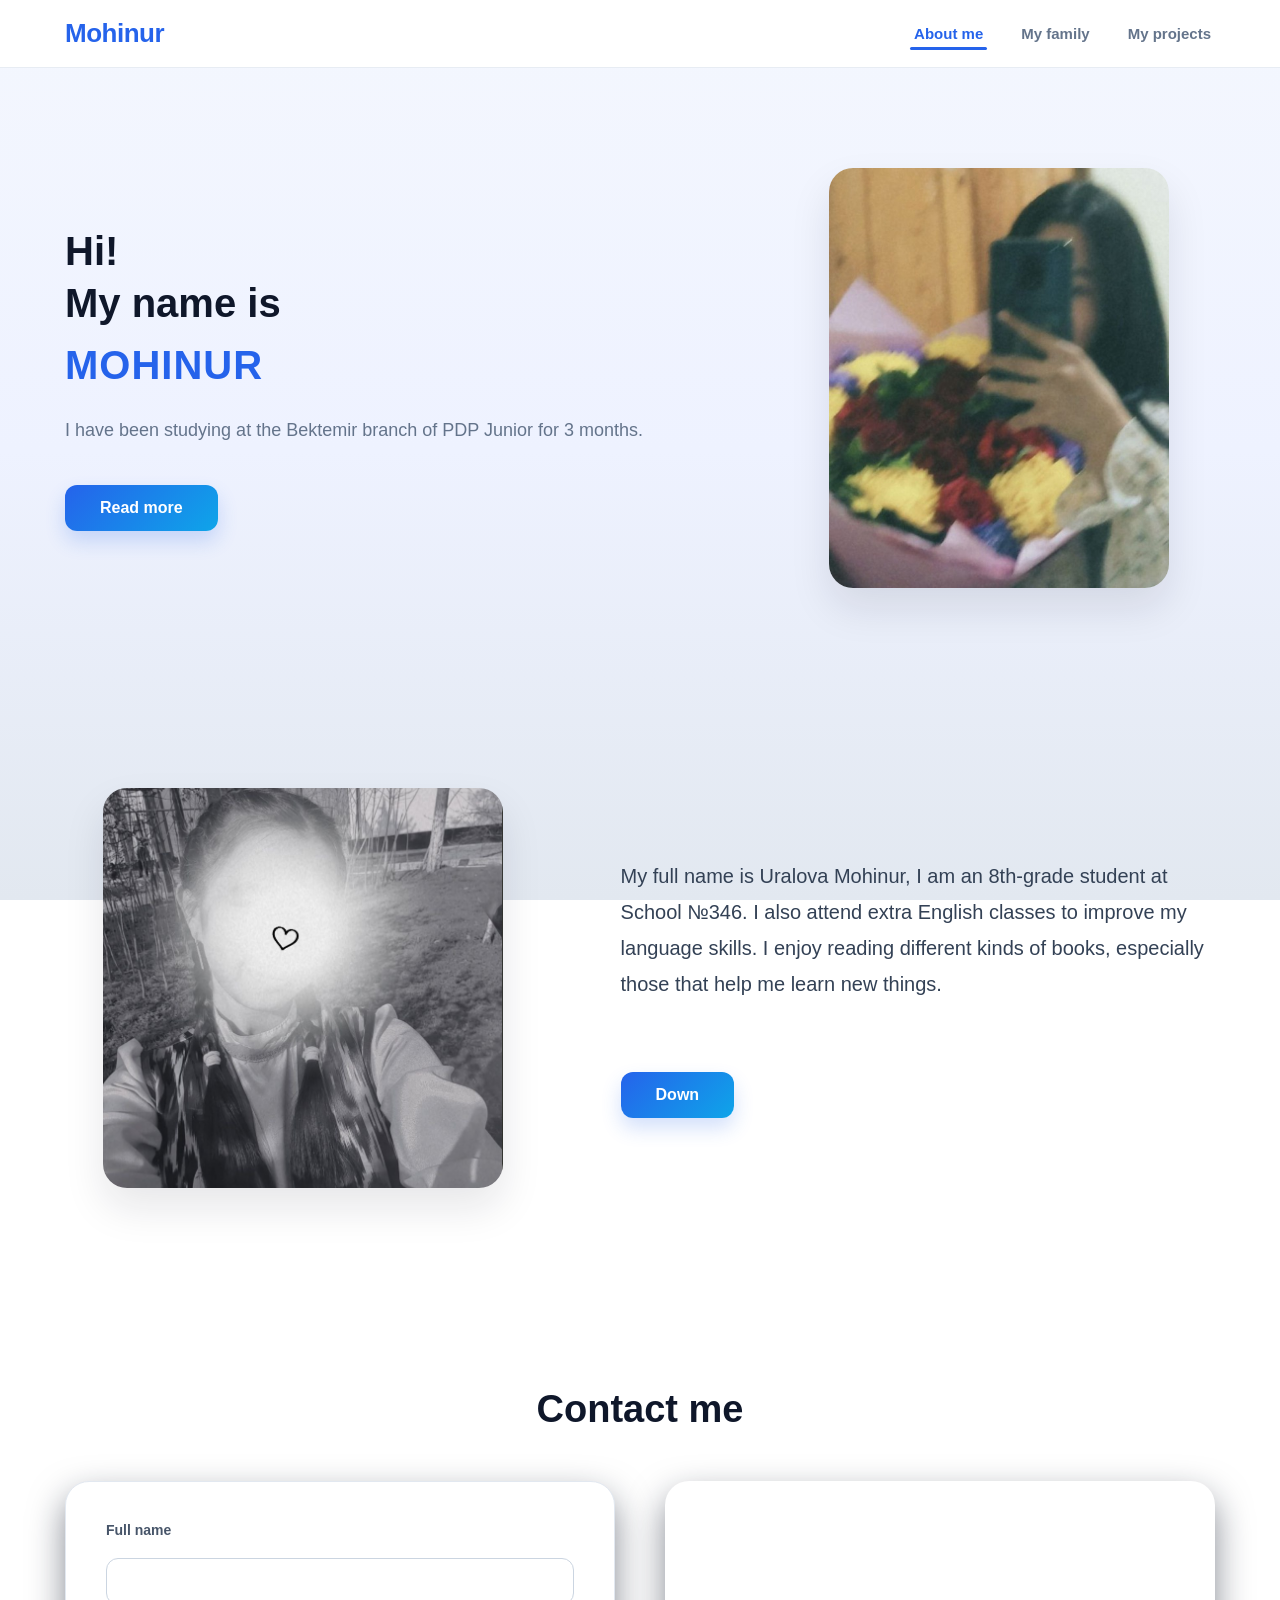
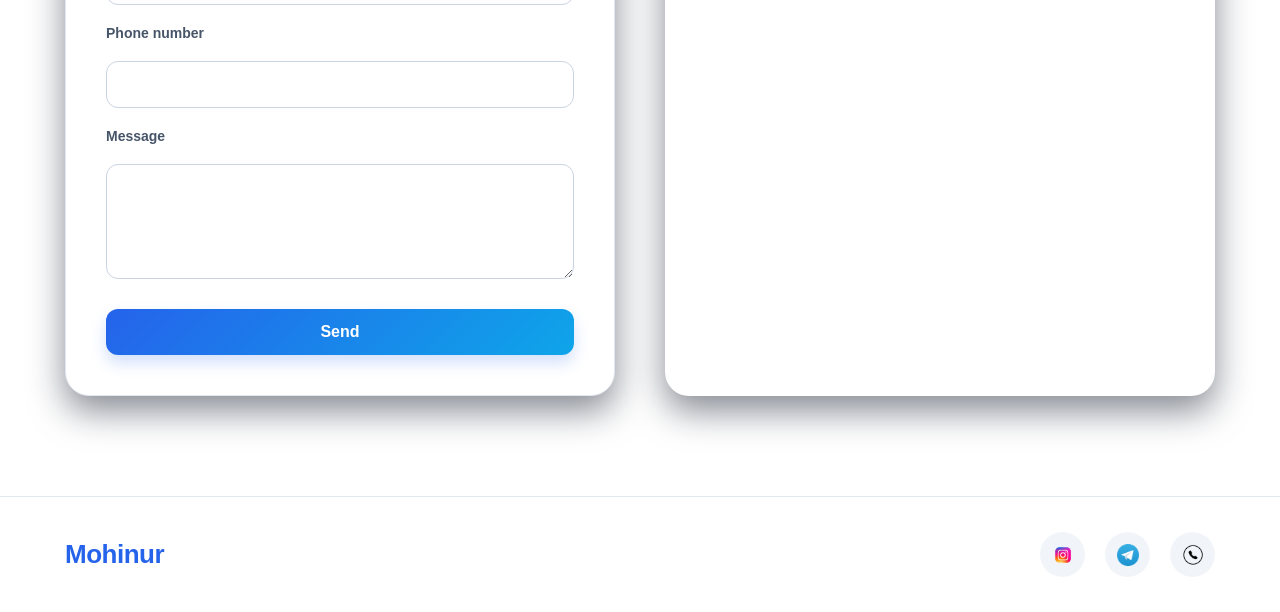
<file: index.html>
<!DOCTYPE html>
<html lang="en">
  <head>
    <meta charset="UTF-8" />
    <meta name="viewport" content="width=device-width, initial-scale=1.0" />
    <title>Portfolio</title>
    <link rel="stylesheet" href="https://unpkg.com/aos@next/dist/aos.css" />
    <link rel="stylesheet" href="style.css" />
  </head>
  <body>
    <header class="site-header">
      <div class="container">
        <div class="header-wrapper">
          <a class="logo-link" href="./index.html">Mohinur</a>

          <nav class="navbar">
            <ul class="navbar-list">
              <li class="navbar-item">
                <a class="navbar-link active" href="./index.html">About me</a>
              </li>
              <li class="navbar-item">
                <a class="navbar-link" href="./family.html">My family</a>
              </li>
              <li class="navbar-item">
                <a class="navbar-link" href="./project.html">My projects</a>
              </li>
            </ul>
          </nav>
        </div>
      </div>
    </header>

    <main>
      <section class="aboutme">
        <div class="container">
          <div class="aboutme-wrapper">
            <div class="aboutme-text-wrapper" data-aos="fade-right" data-aos-duration="1000">
              <h1 class="aboutme-title">
                Hi! <br />
                My name is
                <br />
                <span class="aboutme-span">Mohinur</span>
              </h1>
              <p class="aboutme-desc">
                I have been studying at the Bektemir branch of PDP Junior for 3 months.
              </p>
              <a href="#more" class="btn">Read more</a>
            </div>

            <div class="img-box" data-aos="fade-left" data-aos-duration="1000">
              <img class="aboutme-img" src="./images/me.jpg" alt="Mohinur" />
            </div>
          </div>
        </div>
      </section>

      <section class="more" id="more">
        <div class="container">
          <div class="more-wrapper">
            <div class="img-box" data-aos="zoom-in" data-aos-duration="1000">
              <img class="more-img" src="./images/mee.png" alt="More about me" />
            </div>

            <div class="more-texts-wrapper" data-aos="fade-left" data-aos-duration="1000">
              <h2 class="more-title">
                My full name is Uralova Mohinur, I am an 8th-grade student at
                School №346. I also attend extra English classes to improve my
                language skills. I enjoy reading different kinds of books,
                especially those that help me learn new things.
              </h2>
              <a href="#data" class="btn">Down</a>
            </div>
          </div>
        </div>
      </section>

      <section class="data" id="data">
        <h2 class="title" data-aos="fade-up">Contact me</h2>
        <div class="container">
          <div class="data-box" data-aos="fade-up-right" data-aos-duration="1000">
            <form class="data-form" action="">
              <label for="name">Full name</label>
              <input type="text" id="name" />
              <label for="phone">Phone number</label>
              <input type="tel" id="phone" />
              <label for="msg">Message</label>
              <textarea id="msg" rows="5"></textarea>
              <button class="data-btn">Send</button>
            </form>
          </div>
          <div class="map" data-aos="fade-up-left" data-aos-duration="1000">
            <iframe
              src="https://www.google.com/maps/embed?pb=!1m14!1m12!1m3!1d320.92900753193686!2d69.33522378059914!3d41.2270824944176!2m3!1f0!2f0!3f0!3m2!1i1024!2i768!4f13.1!5e0!3m2!1sen!2s!4v1778840608033!5m2!1sen!2s"
              style="border: 0"
              allowfullscreen=""
              loading="lazy"
              referrerpolicy="no-referrer-when-downgrade"
            ></iframe>
          </div>
        </div>
      </section>

      <footer>
        <div class="container">
          <div class="footer-wrapper">
            <a class="logo-link" href="./index.html">Mohinur</a>
            <div class="social-box">
              <a href="index.html"><img src="./images/insta.png" alt="Instagram" /></a>
              <a href="https://t.me/mohinur619"><img src="./images/tg.png" alt="Telegram" /></a>
              <a href="index.html"><img src="./images/tel.png" alt="Phone" /></a>
            </div>
          </div>
        </div>
      </footer>
    </main>

    <script src="https://unpkg.com/aos@next/dist/aos.js"></script>
    <script>
      AOS.init({
        once: true 
      });
    </script>
  </body>
</html>
</file>
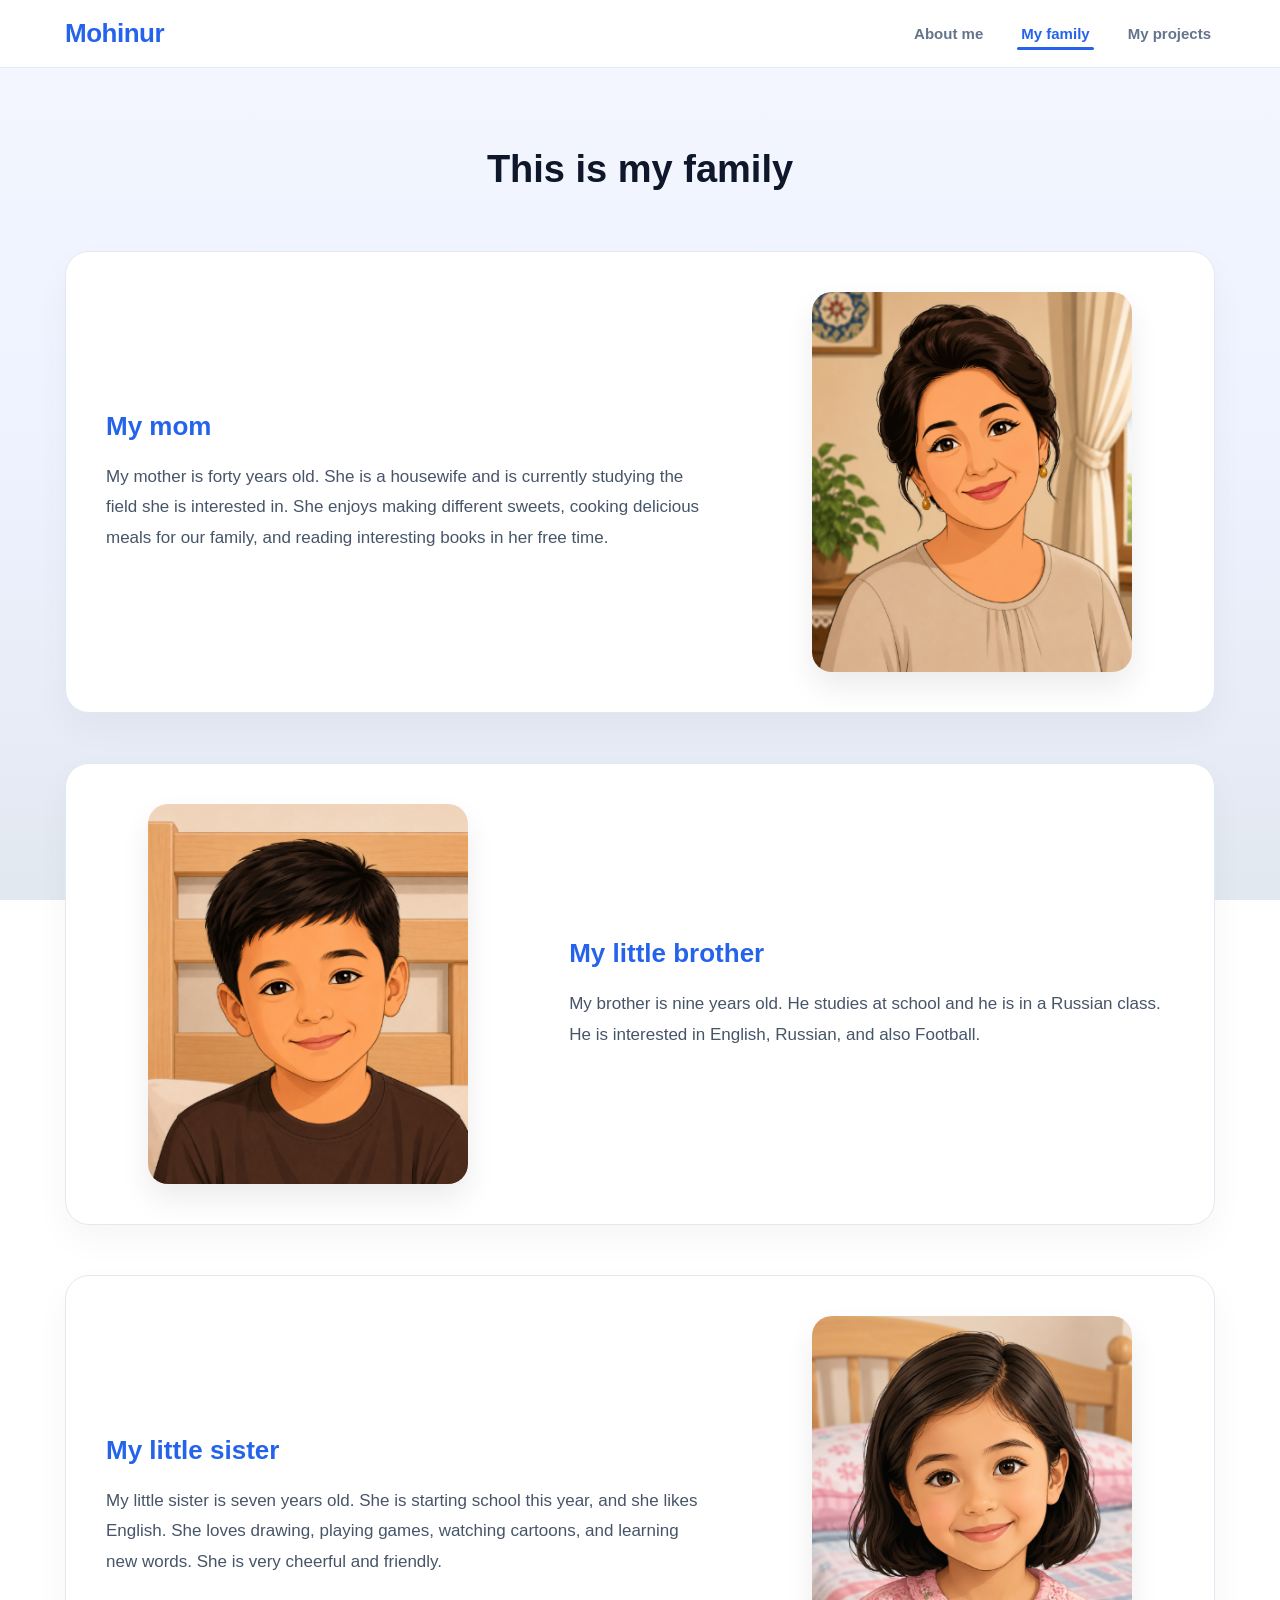
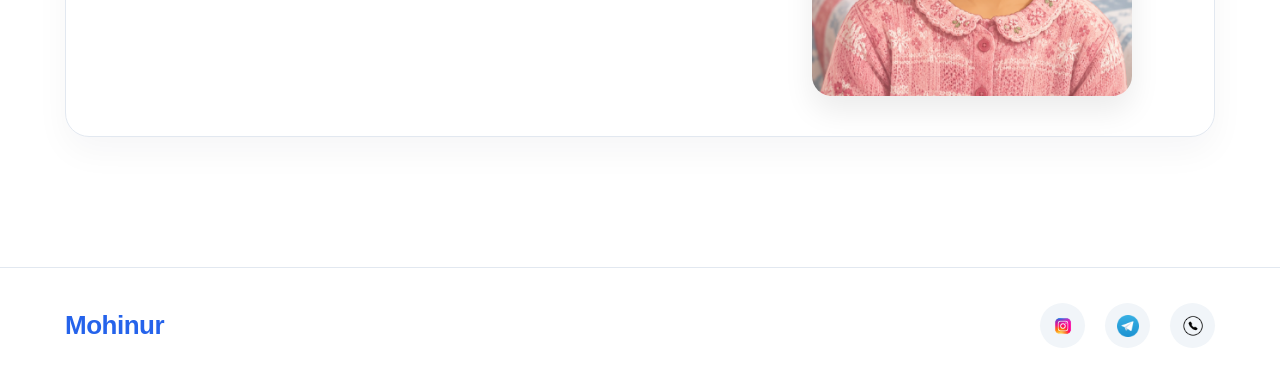
<file: family.html>
<!DOCTYPE html>
<html lang="en">
  <head>
    <meta charset="UTF-8" />
    <meta name="viewport" content="width=device-width, initial-scale=1.0" />
    <title>Family</title>
    <link rel="stylesheet" href="https://unpkg.com/aos@next/dist/aos.css" />
    <link rel="stylesheet" href="family.css" />
  </head>
  <body>
    <header class="site-header">
      <div class="container">
        <div class="header-wrapper">
          <a class="logo-link" href="./index.html">Mohinur</a>

          <nav class="navbar">
            <ul class="navbar-list">
              <li class="navbar-item">
                <a class="navbar-link" href="./index.html">About me</a>
              </li>
              <li class="navbar-item">
                <a class="navbar-link active" href="./family.html">My family</a>
              </li>
              <li class="navbar-item">
                <a class="navbar-link" href="./project.html">My projects</a>
              </li>
            </ul>
          </nav>
        </div>
      </div>
    </header>

    <main class="site-main">
      <section class="family-hero">
        <div class="container">
          <h2 class="family-title" data-aos="zoom-in" data-aos-duration="800">This is my family</h2>

          <ul class="family-list">
            <li class="family-item" data-aos="fade-right" data-aos-duration="1000">
              <div class="family-box">
                <h3 class="family-name">My mom</h3>
                <p class="family-desc">
                  My mother is forty years old. She is a housewife and is
                  currently studying the field she is interested in. She enjoys
                  making different sweets, cooking delicious meals for our
                  family, and reading interesting books in her free time.
                </p>
              </div>
              <div class="family-img-wrapper">
                <img class="family-img" src="./images/mom.png" alt="My Mom" />
              </div>
            </li>

            <li class="family-item" data-aos="fade-left" data-aos-duration="1000">
              <div class="family-img-wrapper order-mobile">
                <img class="family-img" src="images/bro.png" alt="My Brother" />
              </div>
              <div class="family-box">
                <h3 class="family-name">My little brother</h3>
                <p class="family-desc">
                  My brother is nine years old. He studies at school and he is
                  in a Russian class. He is interested in English, Russian, and also
                  Football.
                </p>
              </div>
            </li>

            <li class="family-item" data-aos="fade-up" data-aos-duration="1000">
              <div class="family-box">
                <h3 class="family-name">My little sister</h3>
                <p class="family-desc">
                  My little sister is seven years old. She is starting school this year, and she likes English. She loves drawing, playing games, watching cartoons, and learning new words. She is very cheerful and friendly.
                </p>
              </div>
              <div class="family-img-wrapper">
                <img class="family-img" src="images/sis.png" alt="My Sister" />
              </div>
            </li>
          </ul>
        </div>
      </section>
    </main>

    <footer class="site-footer">
      <div class="container">
        <div class="footer-wrapper">
          <a class="logo-link" href="./index.html">Mohinur</a>
          <div class="social-box">
            <a href="#"><img src="./images/insta.png" alt="Instagram" /></a>
            <a href="https://t.me/mohinur619"><img src="./images/tg.png" alt="Telegram" /></a>
            <a href="#"><img src="./images/tel.png" alt="Phone" /></a>
          </div>
        </div>
      </div>
    </footer>

    <script src="https://unpkg.com/aos@next/dist/aos.js"></script>
    <script>
      AOS.init({
        once: true 
      });
    </script>
  </body>
</html>
</file>
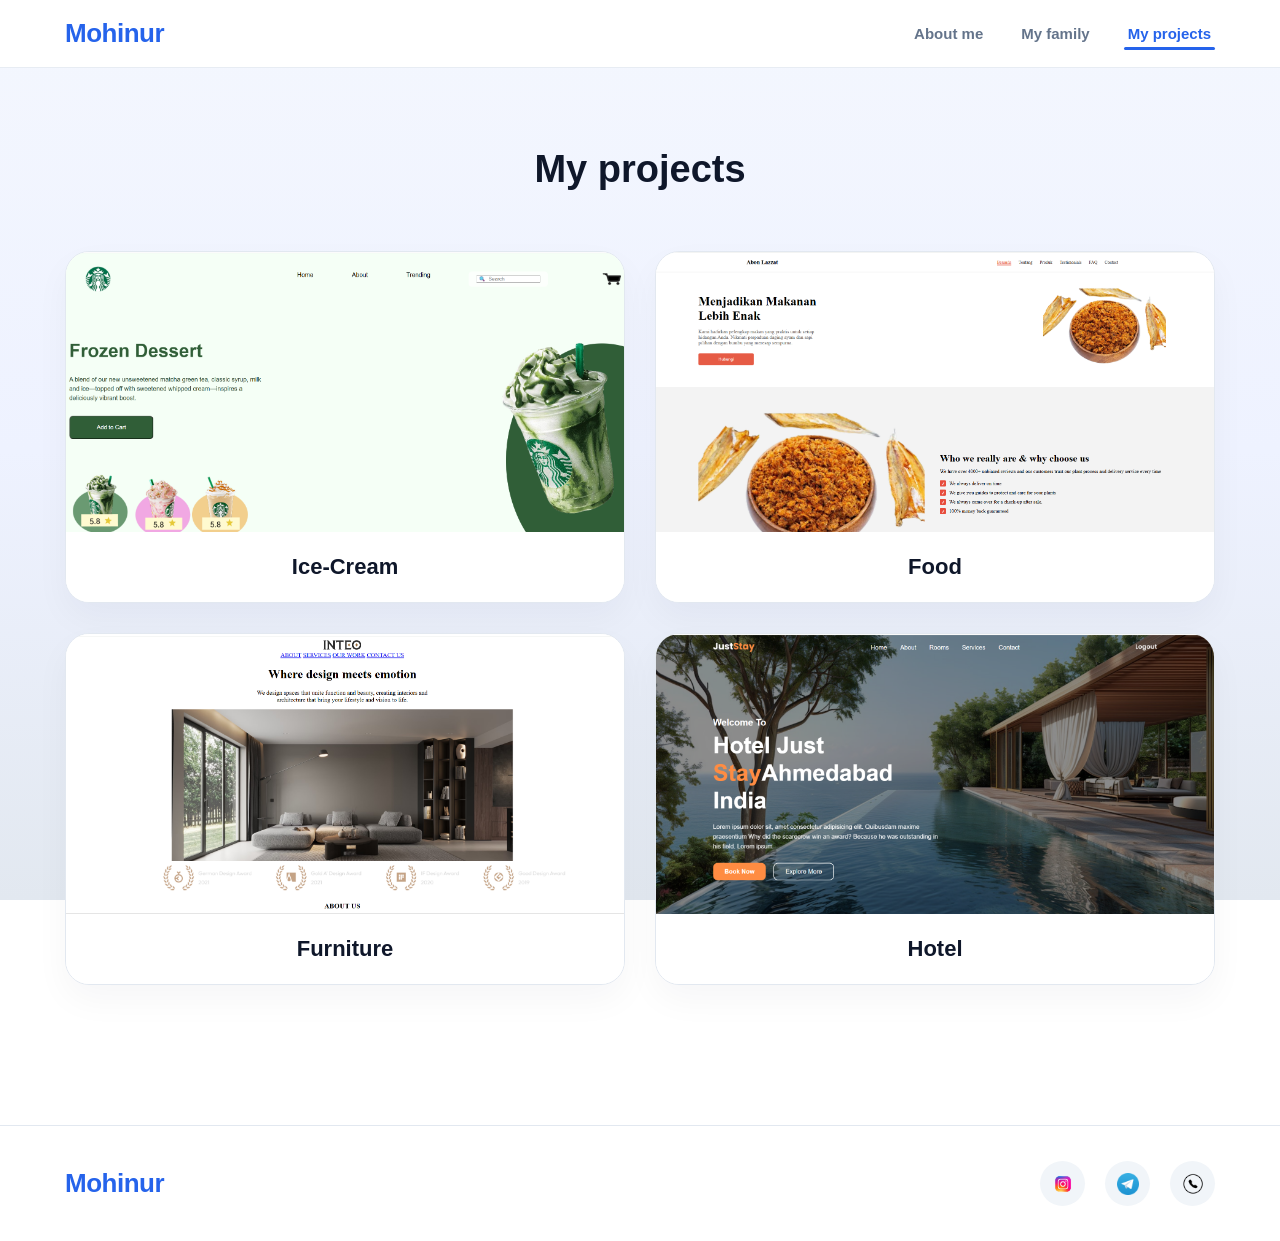
<file: project.html>
<!DOCTYPE html>
<html lang="en">
  <head>
    <meta charset="UTF-8" />
    <meta name="viewport" content="width=device-width, initial-scale=1.0" />
    <title>Project</title>
    <link rel="stylesheet" href="https://unpkg.com/aos@next/dist/aos.css" />
    <link rel="stylesheet" href="project.css" />
  </head>
  <body>
    <header class="site-header">
      <div class="container">
        <div class="header-wrapper">
          <a class="logo-link" href="./index.html">Mohinur</a>

          <nav class="navbar">
            <ul class="navbar-list">
              <li class="navbar-item">
                <a class="navbar-link" href="./index.html">About me</a>
              </li>
              <li class="navbar-item">
                <a class="navbar-link" href="./family.html">My family</a>
              </li>
              <li class="navbar-item">
                <a class="navbar-link active" href="./project.html">My projects</a>
              </li>
            </ul>
          </nav>
        </div>
      </div>
    </header>

    <main class="site-main">
      <section class="projects-hero">
        <div class="container">
          <h2 class="project-title" data-aos="fade-down" data-aos-duration="800">My projects</h2>

          <ul class="project-list">
            <li class="project-item" data-aos="fade-up" data-aos-duration="1000" data-aos-delay="100">
              <div class="project-img-box">
                <a href="https://ic-cream.netlify.app/" target="_blank">
                  <img class="project-img" src="./images/web-ice.png" alt="Ice-Cream Website" />
                  <div class="project-overlay"><span>View Project</span></div>
                </a>
              </div>
              <p class="project-desc">Ice-Cream</p>
            </li>

            <li class="project-item" data-aos="fade-up" data-aos-duration="1000" data-aos-delay="200">
              <div class="project-img-box">
                <a href="https://typefoodwebsite.netlify.app/" target="_blank">
                  <img class="project-img" src="./images/food.png" alt="Food Website" />
                  <div class="project-overlay"><span>View Project</span></div>
                </a>
              </div>
              <p class="project-desc">Food</p>
            </li>

            <li class="project-item" data-aos="fade-up" data-aos-duration="1000" data-aos-delay="300">
              <div class="project-img-box">
                <a href="https://typefurniture-website.netlify.app/" target="_blank">
                  <img class="project-img" src="images/furniture.png" alt="Furniture Website" />
                  <div class="project-overlay"><span>View Project</span></div>
                </a>
              </div>
              <p class="project-desc">Furniture</p>
            </li>

            <li class="project-item" data-aos="fade-up" data-aos-duration="1000" data-aos-delay="400">
              <div class="project-img-box">
                <a href="https://hotelwebste.netlify.app/" target="_blank">
                  <img class="project-img" src="images/hotel.png" alt="Hotel Website" />
                  <div class="project-overlay"><span>View Project</span></div>
                </a>
              </div>
              <p class="project-desc">Hotel</p>
            </li>
          </ul>
        </div>
      </section>
    </main>

    <footer>
      <div class="container">
        <div class="footer-wrapper">
          <a class="logo-link" href="./index.html">Mohinur</a>

          <div class="social-box">
            <a href="#"><img src="./images/insta.png" alt="Instagram" /></a>
            <a href="https://t.me/mohinur619"><img src="./images/tg.png" alt="Telegram" /></a>
            <a href="#"><img src="./images/tel.png" alt="Phone" /></a>
          </div>
        </div>
      </div>
    </footer>

    <script src="https://unpkg.com/aos@next/dist/aos.js"></script>
    <script>
      AOS.init({
        once: true 
      });
    </script>
  </body>
</html>
</file>
<file: style.css>
* {
  margin: 0;
  padding: 0;
  box-sizing: border-box;
  font-family: Verdana, Geneva, Tahoma, sans-serif;
}

html {
  scroll-behavior: smooth;
  background: linear-gradient(180deg, #f4f7fe 0%, #eef2ff 50%, #e2e8f0 100%);
  background-attachment: fixed;
}

.container {
  max-width: 1200px;
  margin: 0 auto;
  padding: 0 25px;
}
.site-header {
  background-color: rgba(255, 255, 255, 0.95);
  backdrop-filter: blur(10px); 
  position: sticky;
  top: 0;
  z-index: 1000;
  border-bottom: 1px solid rgba(226, 232, 240, 0.8);
}

.header-wrapper {
  display: flex;
  justify-content: space-between;
  align-items: center;
  padding: 18px 0;
}

.logo-link {
  font-size: 26px;
  font-weight: 700;
  color: #2563eb;
  text-decoration: none;
  letter-spacing: -0.5px;
  transition: transform 0.3s ease;
}

.logo-link:hover {
  transform: scale(1.05);
}

.navbar-list {
  display: flex;
  list-style: none;
  gap: 30px;
}
.navbar-link {
  text-decoration: none;
  color: #64748b;
  font-weight: 600;
  font-size: 15px;
  transition: color 0.3s ease;
  position: relative;
  padding: 8px 4px;
}

.navbar-link:hover,
.navbar-link.active {
  color: #2563eb;
}
.navbar-link::after {
  content: "";
  position: absolute;
  width: 0;
  height: 3px;
  bottom: 0;
  left: 0;
  background-color: #2563eb;
  border-radius: 2px;
  transition: width 0.3s ease;
}

.navbar-link:hover::after,
.navbar-link.active::after {
  width: 100%;
}
.aboutme {
  padding: 100px 0;
  background: transparent;
}

.aboutme-wrapper {
  display: flex;
  align-items: center;
  justify-content: space-between;
  gap: 70px;
}

.aboutme-text-wrapper {
  flex: 1.2;
}

.aboutme-title {
  font-size: 40px;
  font-weight: 700;
  line-height: 1.3;
  color: #0f172a;
  margin-bottom: 25px;
}

.aboutme-span {
  display: inline-block;
  margin-top: 10px;
  color: #2563eb;
  font-size: 40px;
  font-weight: 800;
  text-transform: uppercase;
  letter-spacing: 1px;
}

.aboutme-desc {
  font-size: 18px;
  font-weight: 500;
  color: #64748b;
  line-height: 1.6;
}
.btn {
  display: inline-block;
  background: linear-gradient(135deg, #2563eb, #0ea5e9, #0f172a);
  background-size: 200% 200%;
  color: #ffffff;
  padding: 14px 35px;
  text-decoration: none;
  border-radius: 12px;
  font-weight: 600;
  font-size: 16px;
  border: none;
  cursor: pointer;
  box-shadow: 0 10px 20px rgba(37, 99, 235, 0.2);
  transition: all 0.4s ease;
  margin-top: 40px;
}

.btn:hover {
  background-position: right center;
  transform: translateY(-4px); 
  box-shadow: 0 15px 25px rgba(37, 99, 235, 0.4);
}
.img-box {
  flex: 0.8;
  display: flex;
  justify-content: center;
}

.aboutme-img, .more-img {
  width: 340px;
  height: 420px;
  object-fit: cover;
  border-radius: 24px;
  box-shadow: 0 20px 40px rgba(15, 23, 42, 0.1);
  transition: all 0.4s ease;
}

.more-img {
  width: 400px;
  height: 400px;
}

.aboutme-img:hover, .more-img:hover {
  transform: translateY(-10px) scale(1.02); 
  box-shadow: 0 30px 50px rgba(37, 99, 235, 0.25);
}
.more {
  padding: 100px 0;
  background: transparent;
}

.more-wrapper {
  display: flex;
  align-items: center;
  gap: 80px;
}

.more-texts-wrapper {
  flex: 1;
}

.more-title {
  font-size: 20px;
  font-weight: 500;
  color: #334155;
  line-height: 1.8;
  margin-bottom: 30px;
}

/* --- CONTACT SECTION --- */
.data {
  padding: 100px 0;
  background: transparent;
}

.title {
  font-size: 38px;
  font-weight: 700;
  color: #0f172a;
  margin-bottom: 50px;
  text-align: center;
  transition: color 0.3s ease;
}

.title:hover {
  color: #2563eb;
}

.data .container {
  display: flex;
  justify-content: space-between;
  align-items: stretch; 
  gap: 50px;
}

.data-box {
  flex: 1;
  max-width: 550px;
  background: #ffffff;
  padding: 40px;
  border-radius: 24px;
  box-shadow: 0 15px 35px rgba(15, 23, 42, 0.5);
  border: 1px solid #e2e8f0;
  transition: transform 0.3s ease;
}

.data-box:hover {
  transform: translateY(-5px);
}

.data-form {
  display: flex;
  flex-direction: column;
  gap: 20px;
}

.data-form label {
  font-weight: 600;
  font-size: 14px;
  color: #475569;
}

.data-form input,
.data-form textarea {
  padding: 14px 18px;
  outline: none;
  font-size: 15px;
  border-radius: 12px;
  border: 1px solid #cbd5e1;
  transition: all 0.3s ease;
}

.data-form input:focus,
.data-form textarea:focus {
  border-color: #2563eb;
  box-shadow: 0 0 0 4px rgba(37, 99, 235, 0.15);
}

.data-btn {
  background: linear-gradient(135deg, #2563eb, #0ea5e9);
  color: #ffffff;
  padding: 14px 32px;
  border-radius: 12px;
  font-weight: 600;
  font-size: 16px;
  border: none;
  cursor: pointer;
  box-shadow: 0 8px 16px rgba(37, 99, 235, 0.2);
  transition: all 0.3s ease;
  width: 100%;
  margin-top: 10px;
}

.data-btn:hover {
  transform: translateY(-2px);
  box-shadow: 0 12px 20px rgba(37, 99, 235, 0.3);
}

/* MAP */
.map {
  flex: 1;
  border-radius: 24px;
  overflow: hidden; 
  box-shadow: 0 15px 35px rgba(15, 23, 42, 0.5);
}

.map iframe {
  width: 100%;
  height: 100%;
  min-height: 450px;
  border: 0;
}

/* --- FOOTER --- */
footer {
  background-color: #ffffff;
  border-top: 1px solid #e2e8f0;
  padding: 35px 0;
}

.footer-wrapper {
  display: flex;
  justify-content: space-between;
  align-items: center;
}

.social-box {
  display: flex;
  gap: 20px;
}

.social-box a {
  display: flex;
  align-items: center;
  justify-content: center;
  width: 45px;
  height: 45px;
  background-color: #f1f5f9;
  border-radius: 50%;
  transition: all 0.3s cubic-bezier(0.175, 0.885, 0.32, 1.275);
}

.social-box a:hover {
  transform: scale(1.2) translateY(-3px);
  background-color: #e2e8f0;
}

.social-box img {
  width: 22px;
  height: 22px;
}
@media (max-width: 968px) {
  .aboutme-wrapper, .more-wrapper, .data .container {
    flex-direction: column;
    text-align: center;
    gap: 40px;
  }
  .img-box {
    order: -1; 
  }
  .data-box {
    max-width: 100%;
  }
}
</file>
<file: family.css>
* {
  margin: 0;
  padding: 0;
  box-sizing: border-box;
  font-family: Verdana, Geneva, Tahoma, sans-serif;
}

html {
  scroll-behavior: smooth;
  background: linear-gradient(180deg, #f4f7fe 0%, #eef2ff 50%, #e2e8f0 100%);
  background-attachment: fixed;
}

.container {
  max-width: 1200px;
  margin: 0 auto;
  padding: 0 25px;
}
.site-header {
  background-color: rgba(255, 255, 255, 0.95);
  backdrop-filter: blur(10px);
  position: sticky;
  top: 0;
  z-index: 1000;
  border-bottom: 1px solid rgba(226, 232, 240, 0.8);
}

.header-wrapper {
  display: flex;
  justify-content: space-between;
  align-items: center;
  padding: 18px 0;
}

.logo-link {
  font-size: 26px;
  font-weight: 700;
  color: #2563eb;
  text-decoration: none;
  letter-spacing: -0.5px;
  transition: transform 0.3s ease;
}

.logo-link:hover {
  transform: scale(1.05);
}

.navbar-list {
  display: flex;
  list-style: none;
  gap: 30px;
}
.navbar-link {
  text-decoration: none;
  color: #64748b;
  font-weight: 600;
  font-size: 15px;
  transition: color 0.3s ease;
  position: relative;
  padding: 8px 4px;
}

.navbar-link:hover,
.navbar-link.active {
  color: #2563eb; 
}
.navbar-link::after {
  content: "";
  position: absolute;
  width: 0;
  height: 3px;
  bottom: 0;
  left: 0;
  background-color: #2563eb;
  border-radius: 2px;
  transition: width 0.3s ease;
}

.navbar-link:hover::after,
.navbar-link.active::after {
  width: 100%;
}
.family-hero {
  padding: 80px 0;
  background: transparent;
}

.family-title {
  text-align: center;
  font-size: 38px;
  font-weight: 700;
  color: #0f172a;
  margin-bottom: 60px;
  transition: color 0.3s ease;
}

.family-title:hover {
  color: #2563eb;
}

.family-list {
  list-style: none;
  display: flex;
  flex-direction: column;
  gap: 50px;
}

.family-item {
  background: #ffffff;
  padding: 40px;
  border-radius: 24px;
  box-shadow: 0 15px 35px rgba(15, 23, 42, 0.04);
  border: 1px solid #e2e8f0;
  display: flex;
  justify-content: space-between;
  align-items: center;
  gap: 60px;
  transition: transform 0.4s ease, box-shadow 0.4s ease;
}

.family-item:hover {
  transform: translateY(-5px); 
  box-shadow: 0 25px 45px rgba(37, 99, 235, 0.12);
}

.family-box {
  flex: 1.2;
}

.family-name {
  font-size: 26px;
  margin-bottom: 20px;
  color: #2563eb;
  font-weight: 700;
  position: relative;
  display: inline-block;
}

.family-desc {
  font-size: 17px;
  color: #475569;
  line-height: 1.8;
}
.family-img-wrapper {
  flex: 0.8;
  display: flex;
  justify-content: center;
}

.family-img {
  width: 320px;
  height: 380px;
  object-fit: cover;
  border-radius: 20px;
  box-shadow: 0 15px 30px rgba(0, 0, 0, 0.08);
  transition: all 0.4s ease;
}

.family-item:hover .family-img {
  transform: scale(1.04) rotate(1deg); 
  box-shadow: 0 25px 40px rgba(0, 0, 0, 0.15);
}
.site-footer {
  background-color: #ffffff;
  border-top: 1px solid #e2e8f0;
  padding: 35px 0;
  margin-top: 50px;
}

.footer-wrapper {
  display: flex;
  justify-content: space-between;
  align-items: center;
}

.social-box {
  display: flex;
  gap: 20px;
}

.social-box a {
  display: flex;
  align-items: center;
  justify-content: center;
  width: 45px;
  height: 45px;
  background-color: #f1f5f9;
  border-radius: 50%;
  transition: all 0.3s cubic-bezier(0.175, 0.885, 0.32, 1.275);
}

.social-box a:hover {
  transform: scale(1.2) translateY(-3px);
  background-color: #e2e8f0;
}

.social-box img {
  width: 22px;
  height: 22px;
}
@media (max-width: 968px) {
  .header-wrapper {
    flex-direction: column;
    gap: 15px;
  }

  .family-item {
    flex-direction: column;
    text-align: center;
    padding: 30px;
    gap: 35px;
  }

  .family-img {
    width: 100%;
    max-width: 300px;
    height: 350px;
  }
  .order-mobile {
    order: 1; 
  }
}
</file>
<file: project.css>
* {
  margin: 0;
  padding: 0;
  box-sizing: border-box;
  font-family: Verdana, Geneva, Tahoma, sans-serif;
}

html {
  scroll-behavior: smooth;
  background: linear-gradient(180deg, #f4f7fe 0%, #eef2ff 50%, #e2e8f0 100%);
  background-attachment: fixed;
}

.container {
  max-width: 1200px;
  margin: 0 auto;
  padding: 0 25px;
}
.site-header {
  background-color: rgba(255, 255, 255, 0.95);
  backdrop-filter: blur(10px);
  position: sticky;
  top: 0;
  z-index: 1000;
  border-bottom: 1px solid rgba(226, 232, 240, 0.8);
}

.header-wrapper {
  display: flex;
  justify-content: space-between;
  align-items: center;
  padding: 18px 0;
}

.logo-link {
  font-size: 26px;
  font-weight: 700;
  color: #2563eb;
  text-decoration: none;
  letter-spacing: -0.5px;
  transition: transform 0.3s ease;
}

.logo-link:hover {
  transform: scale(1.05);
}

.navbar-list {
  display: flex;
  list-style: none;
  gap: 30px;
}
.navbar-link {
  text-decoration: none;
  color: #64748b;
  font-weight: 600;
  font-size: 15px;
  transition: color 0.3s ease;
  position: relative;
  padding: 8px 4px;
}

.navbar-link:hover,
.navbar-link.active {
  color: #2563eb; 
}
.navbar-link::after {
  content: "";
  position: absolute;
  width: 0;
  height: 3px;
  bottom: 0;
  left: 0;
  background-color: #2563eb;
  border-radius: 2px;
  transition: width 0.3s ease;
}

.navbar-link:hover::after,
.navbar-link.active::after {
  width: 100%;
}
.projects-hero {
  padding: 80px 0;
  background: transparent;
}

.project-title {
  text-align: center;
  font-size: 38px;
  font-weight: 700;
  color: #0f172a;
  margin-bottom: 60px;
  transition: color 0.3s ease;
}

.project-title:hover {
  color: #2563eb;
}

.project-list {
  list-style: none;
  display: flex;
  flex-wrap: wrap;
  gap: 30px;
  justify-content: center;
}
.project-item {
  background-color: #ffffff;
  border-radius: 24px;
  overflow: hidden;
  width: calc(50% - 15px); 
  box-shadow: 0 15px 35px rgba(15, 23, 42, 0.04);
  border: 1px solid #e2e8f0;
  transition: transform 0.4s ease, box-shadow 0.4s ease;
}

.project-item:hover {
  transform: translateY(-8px);
  box-shadow: 0 25px 50px rgba(37, 99, 235, 0.15);
}
.project-img-box {
  position: relative;
  width: 100%;
  height: 280px;
  overflow: hidden;
}

.project-img {
  width: 100%;
  height: 100%;
  object-fit: cover;
  display: block;
  transition: transform 0.5s ease;
}

.project-item:hover .project-img {
  transform: scale(1.08); 
}
.project-overlay {
  position: absolute;
  top: 0;
  left: 0;
  width: 100%;
  height: 100%;
  background-color: rgba(15, 23, 42, 0.4);
  display: flex;
  align-items: center;
  justify-content: center;
  opacity: 0;
  transition: opacity 0.4s ease;
}

.project-overlay span {
  color: #ffffff;
  font-weight: 600;
  font-size: 16px;
  padding: 10px 22px;
  border: 2px solid #ffffff;
  border-radius: 30px;
  background-color: rgba(255, 255, 255, 0.1);
  backdrop-filter: blur(4px);
  transition: transform 0.3s ease;
  transform: translateY(10px);
}

.project-item:hover .project-overlay {
  opacity: 1;
}

.project-item:hover .project-overlay span {
  transform: translateY(0);
}

/* Loyiha sarlavhasi */
.project-desc {
  padding: 22px;
  font-size: 22px;
  font-weight: 700;
  color: #0f172a;
  text-align: center;
  background-color: #ffffff;
  transition: color 0.3s ease;
}

.project-item:hover .project-desc {
  color: #2563eb;
}
footer {
  background-color: #ffffff;
  border-top: 1px solid #e2e8f0;
  padding: 35px 0;
  margin-top: 60px;
}

.footer-wrapper {
  display: flex;
  justify-content: space-between;
  align-items: center;
}

.social-box {
  display: flex;
  gap: 20px;
}

.social-box a {
  display: flex;
  align-items: center;
  justify-content: center;
  width: 45px;
  height: 45px;
  background-color: #f1f5f9;
  border-radius: 50%;
  transition: all 0.3s cubic-bezier(0.175, 0.885, 0.32, 1.275);
}

.social-box a:hover {
  transform: scale(1.2) translateY(-3px);
  background-color: #e2e8f0;
}

.social-box img {
  width: 22px;
  height: 22px;
}
@media (max-width: 768px) {
  .header-wrapper {
    flex-direction: column;
    gap: 15px;
  }
  
  .project-list {
    gap: 20px;
  }

  .project-item {
    width: 100%; 
    max-width: 450px;
  }

  .project-img-box {
    height: 220px;
  }
}
</file>
